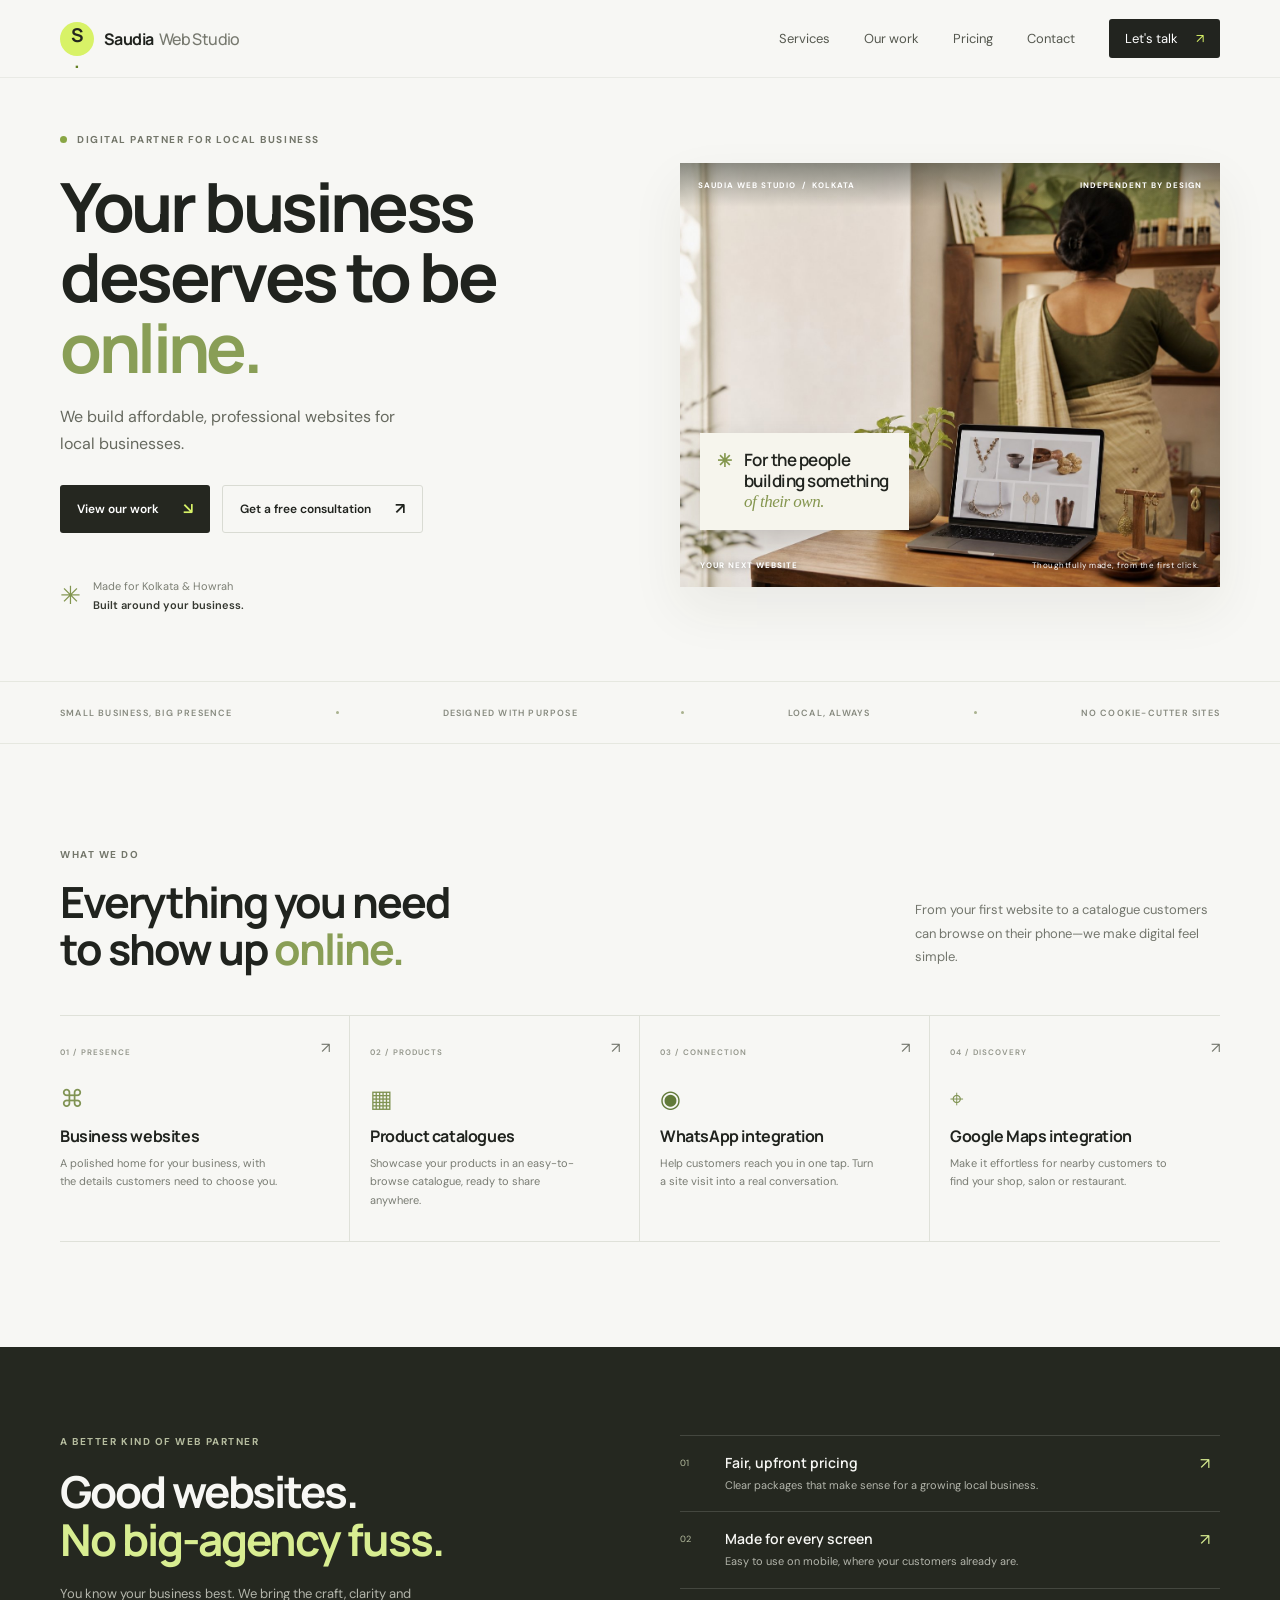
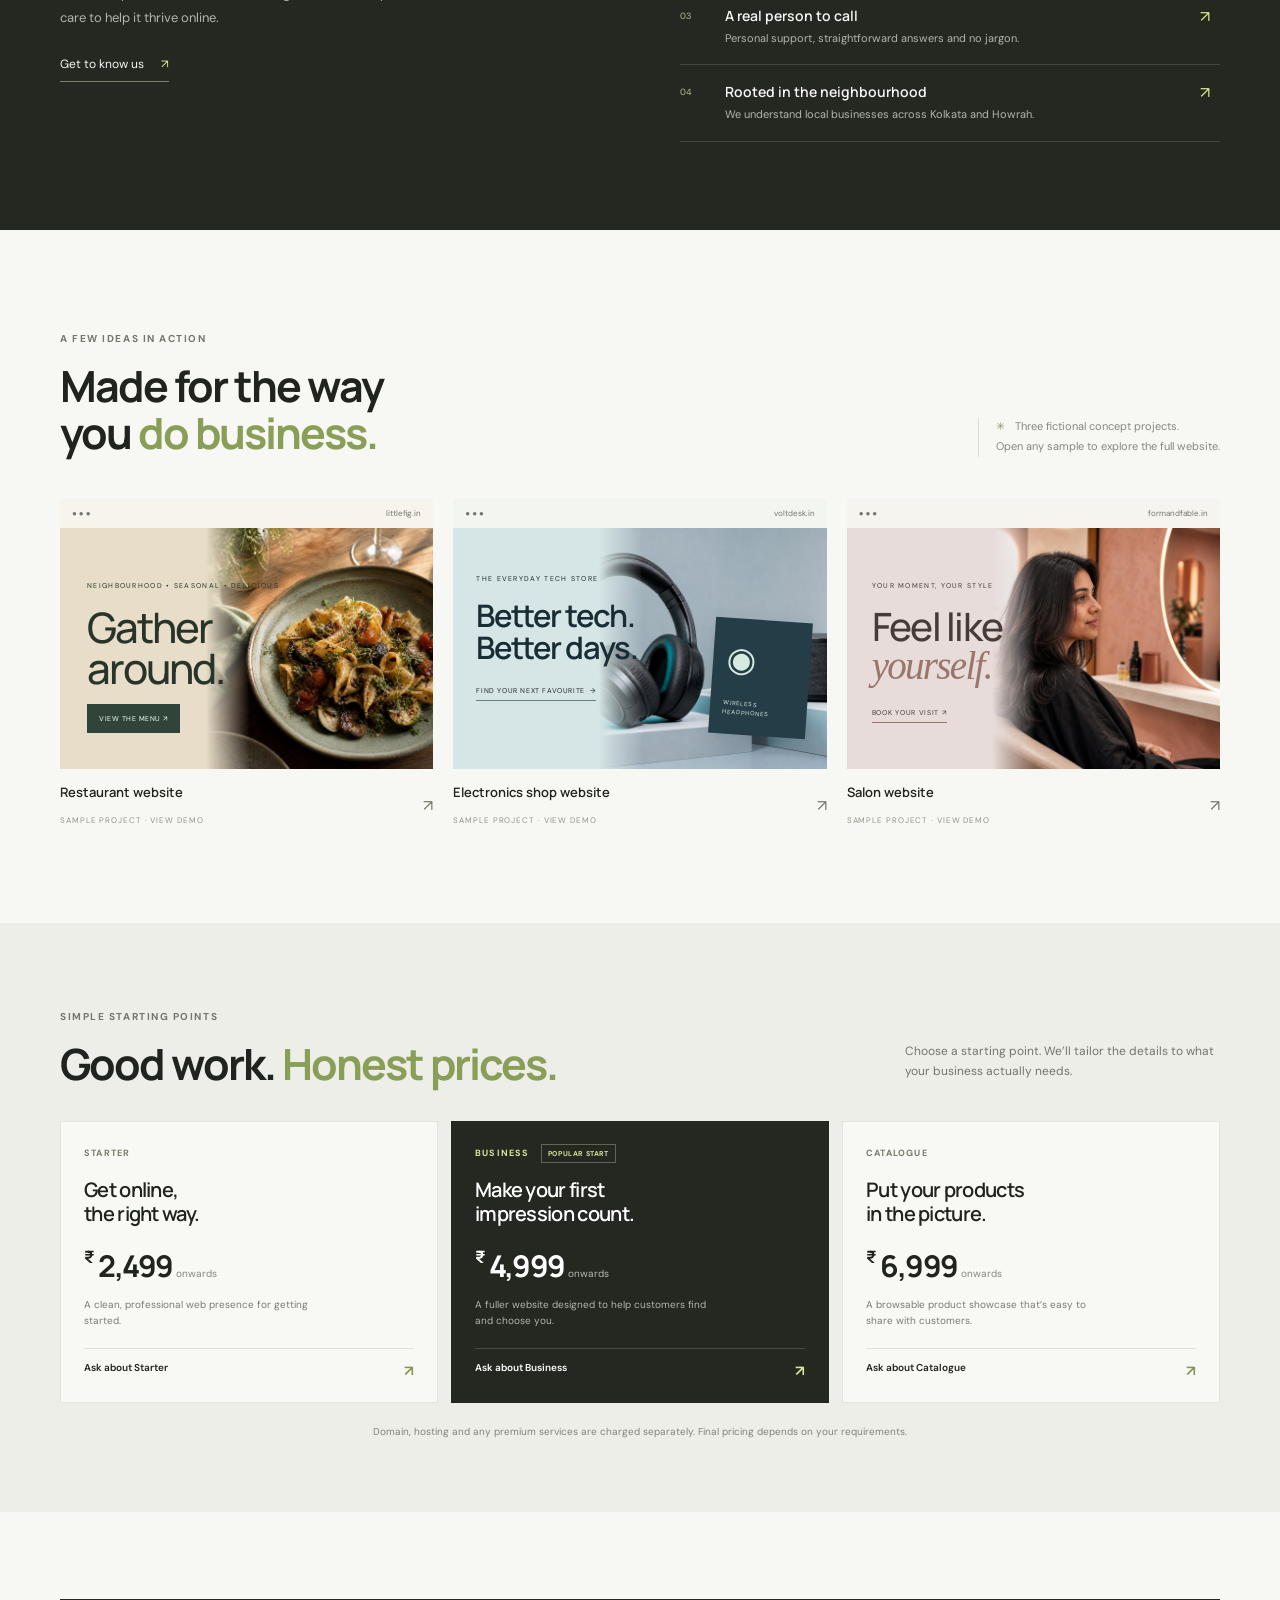
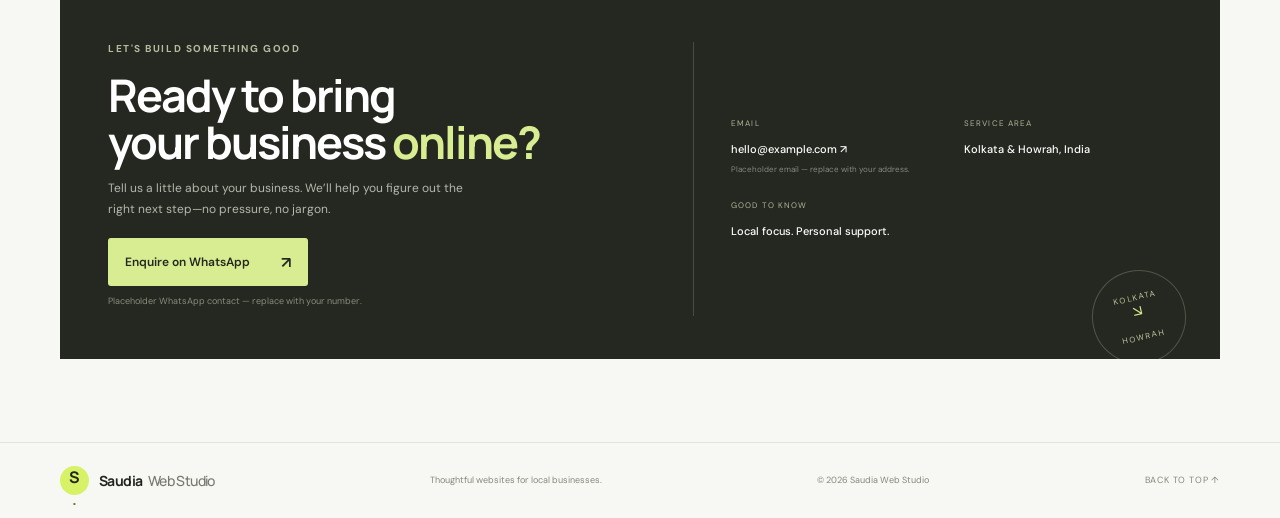
<file: index.html>
<!doctype html>
<html lang="en">
<head>
<meta charset="utf-8"><meta name="viewport" content="width=device-width, initial-scale=1">
<meta name="theme-color" content="#f7f7f4"><meta name="description" content="Saudia Web Studio builds affordable, professional websites for local businesses in Kolkata and Howrah.">
<title>Saudia Web Studio — Websites for local businesses</title>
<link rel="preconnect" href="https://fonts.googleapis.com"><link rel="preconnect" href="https://fonts.gstatic.com" crossorigin><link href="https://fonts.googleapis.com/css2?family=DM+Sans:wght@400;500;600;700&family=Manrope:wght@400;500;600;700;800&display=swap" rel="stylesheet"><link rel="stylesheet" href="styles.css">
</head>
<body>
<header class="header"><nav class="nav wrap" aria-label="Main navigation"><a class="brand" href="#home" aria-label="Saudia Web Studio home"><span class="brand-mark">S<span>.</span></span><span>Saudia<span class="brand-light"> Web Studio</span></span></a><button class="menu-toggle" aria-label="Open navigation" aria-expanded="false"><span></span><span></span></button><div class="nav-links"><a href="#services">Services</a><a href="#work">Our work</a><a href="#pricing">Pricing</a><a href="#contact">Contact</a><a class="nav-cta" href="#contact">Let's talk <span>↗</span></a></div></nav></header>
<main>
<section class="hero wrap" id="home"><div class="hero-copy"><div class="eyebrow"><i></i> DIGITAL PARTNER FOR LOCAL BUSINESS</div><h1>Your business<br>deserves to be <span>online.</span></h1><p class="hero-lead">We build affordable, professional websites for local businesses.</p><div class="hero-actions"><a class="button button-dark" href="#work">View our work <span>↘</span></a><a class="button button-line" href="#contact">Get a free consultation <span>↗</span></a></div><div class="hero-note"><span class="note-icon">✳</span><span>Made for Kolkata &amp; Howrah<br><strong>Built around your business.</strong></span></div></div>
<div class="hero-art"><img class="hero-photo" src="studio-hero.jpg" alt="A local shop owner preparing her boutique while a website is open on a laptop" width="1200" height="800" fetchpriority="high"><div class="hero-photo-top"><span>SAUDIA WEB STUDIO&nbsp; / &nbsp;KOLKATA</span><span>INDEPENDENT BY DESIGN</span></div><div class="hero-photo-note"><span class="photo-note-mark">✳</span><span>For the people<br>building something<br><em>of their own.</em></span></div><div class="hero-photo-caption"><span>YOUR NEXT WEBSITE</span><span>Thoughtfully made, from the first click.</span></div></div></section>
<div class="trust-strip"><div class="wrap strip-inner"><span>SMALL BUSINESS, BIG PRESENCE</span><i></i><span>DESIGNED WITH PURPOSE</span><i></i><span>LOCAL, ALWAYS</span><i></i><span>NO COOKIE-CUTTER SITES</span></div></div>
<section class="section wrap" id="services"><div class="section-head"><div><div class="eyebrow">WHAT WE DO</div><h2>Everything you need<br>to show up <span>online.</span></h2></div><p>From your first website to a catalogue customers can browse on their phone—we make digital feel simple.</p></div><div class="services-grid"><article class="service-card"><span class="service-number">01 / PRESENCE</span><div class="service-icon">⌘</div><h3>Business websites</h3><p>A polished home for your business, with the details customers need to choose you.</p><a href="#contact" aria-label="Ask about business websites">↗</a></article><article class="service-card"><span class="service-number">02 / PRODUCTS</span><div class="service-icon">▦</div><h3>Product catalogues</h3><p>Showcase your products in an easy-to-browse catalogue, ready to share anywhere.</p><a href="#contact" aria-label="Ask about product catalogues">↗</a></article><article class="service-card"><span class="service-number">03 / CONNECTION</span><div class="service-icon whatsapp-icon">◉</div><h3>WhatsApp integration</h3><p>Help customers reach you in one tap. Turn a site visit into a real conversation.</p><a href="#contact" aria-label="Ask about WhatsApp integration">↗</a></article><article class="service-card"><span class="service-number">04 / DISCOVERY</span><div class="service-icon">⌖</div><h3>Google Maps integration</h3><p>Make it effortless for nearby customers to find your shop, salon or restaurant.</p><a href="#contact" aria-label="Ask about Maps integration">↗</a></article></div></section>
<section class="why"><div class="wrap why-layout"><div><div class="eyebrow">A BETTER KIND OF WEB PARTNER</div><h2>Good websites.<br><span>No big-agency fuss.</span></h2><p class="why-intro">You know your business best. We bring the craft, clarity and care to help it thrive online.</p><a class="text-link" href="#contact">Get to know us <span>↗</span></a></div><div class="why-list"><article><span>01</span><div><h3>Fair, upfront pricing</h3><p>Clear packages that make sense for a growing local business.</p></div><b>↗</b></article><article><span>02</span><div><h3>Made for every screen</h3><p>Easy to use on mobile, where your customers already are.</p></div><b>↗</b></article><article><span>03</span><div><h3>A real person to call</h3><p>Personal support, straightforward answers and no jargon.</p></div><b>↗</b></article><article><span>04</span><div><h3>Rooted in the neighbourhood</h3><p>We understand local businesses across Kolkata and Howrah.</p></div><b>↗</b></article></div></div></section>
<section class="section wrap portfolio" id="work"><div class="section-head"><div><div class="eyebrow">A FEW IDEAS IN ACTION</div><h2>Made for the way<br>you <span>do business.</span></h2></div><div class="sample-note"><span>✳</span> Three fictional concept projects.<br>Open any sample to explore the full website.</div></div><div class="projects"><article class="project"><div class="project-visual restaurant"><img class="project-photo" src="demos/restaurant.jpg" alt="Restaurant concept food styling" loading="lazy" width="1000" height="700"><div class="project-browser"><span>● ● ●</span><span>littlefig.in</span></div><div class="restaurant-inner"><small>NEIGHBOURHOOD • SEASONAL • DELICIOUS</small><h3>Gather<br>around.</h3><span class="project-pill">VIEW THE MENU ↗</span></div><div class="plate">✳</div></div><div class="project-meta"><div><h3>Restaurant website</h3><span class="sample-label">SAMPLE PROJECT · VIEW DEMO</span></div><span class="project-arrow">↗</span></div><a class="project-hit" href="demos/restaurant.html" aria-label="View Restaurant website sample website"></a></article><article class="project"><div class="project-visual electronics"><img class="project-photo" src="demos/electronics.jpg" alt="Electronics product photography" loading="lazy" width="1000" height="700"><div class="project-browser"><span>● ● ●</span><span>voltdesk.in</span></div><div class="electronics-inner"><small>THE EVERYDAY TECH STORE</small><h3>Better tech.<br>Better days.</h3><div class="tech-card">◉<span>WIRELESS<br>HEADPHONES</span></div><span class="tech-link">FIND YOUR NEXT FAVOURITE&nbsp; →</span></div></div><div class="project-meta"><div><h3>Electronics shop website</h3><span class="sample-label">SAMPLE PROJECT · VIEW DEMO</span></div><span class="project-arrow">↗</span></div><a class="project-hit" href="demos/electronics.html" aria-label="View Electronics shop website sample website"></a></article><article class="project"><div class="project-visual salon"><img class="project-photo" src="demos/salon.jpg" alt="Salon editorial photography" loading="lazy" width="1000" height="700"><div class="project-browser"><span>● ● ●</span><span>formandfable.in</span></div><div class="salon-inner"><small>YOUR MOMENT, YOUR STYLE</small><h3>Feel like<br><em>yourself.</em></h3><span class="salon-cta">BOOK YOUR VISIT ↗</span></div><div class="salon-orb"></div></div><div class="project-meta"><div><h3>Salon website</h3><span class="sample-label">SAMPLE PROJECT · VIEW DEMO</span></div><span class="project-arrow">↗</span></div><a class="project-hit" href="demos/salon.html" aria-label="View Salon website sample website"></a></article></div></section>
<section class="pricing" id="pricing"><div class="wrap"><div class="pricing-head"><div><div class="eyebrow">SIMPLE STARTING POINTS</div><h2>Good work. <span>Honest prices.</span></h2></div><p>Choose a starting point. We’ll tailor the details to what your business actually needs.</p></div><div class="pricing-grid"><article class="price-card"><div class="plan-name">STARTER</div><h3>Get online,<br>the right way.</h3><div class="price"><sup>₹</sup>2,499<span> onwards</span></div><p>A clean, professional web presence for getting started.</p><a class="price-link" href="#contact">Ask about Starter <span>↗</span></a></article><article class="price-card featured"><div class="plan-name">BUSINESS <span>POPULAR START</span></div><h3>Make your first<br>impression count.</h3><div class="price"><sup>₹</sup>4,999<span> onwards</span></div><p>A fuller website designed to help customers find and choose you.</p><a class="price-link" href="#contact">Ask about Business <span>↗</span></a></article><article class="price-card"><div class="plan-name">CATALOGUE</div><h3>Put your products<br>in the picture.</h3><div class="price"><sup>₹</sup>6,999<span> onwards</span></div><p>A browsable product showcase that’s easy to share with customers.</p><a class="price-link" href="#contact">Ask about Catalogue <span>↗</span></a></article></div><p class="price-disclaimer">Domain, hosting and any premium services are charged separately. Final pricing depends on your requirements.</p></div></section>
<section class="contact wrap" id="contact"><div class="contact-card"><div class="contact-left"><div class="eyebrow">LET'S BUILD SOMETHING GOOD</div><h2>Ready to bring<br>your business <span>online?</span></h2><p>Tell us a little about your business. We’ll help you figure out the right next step—no pressure, no jargon.</p><a class="button button-light" href="https://wa.me/910000000000?text=Hi%20Saudia%20Web%20Studio%2C%20I%27m%20interested%20in%20a%20website." target="_blank" rel="noopener noreferrer">Enquire on WhatsApp <span>↗</span></a><small>Placeholder WhatsApp contact — replace with your number.</small></div><div class="contact-details"><div class="detail"><span>EMAIL</span><a href="mailto:hello@example.com">hello@example.com ↗</a><small>Placeholder email — replace with your address.</small></div><div class="detail"><span>SERVICE AREA</span><strong>Kolkata &amp; Howrah, India</strong></div><div class="detail"><span>GOOD TO KNOW</span><strong>Local focus. Personal support.</strong></div><div class="contact-stamp">KOLKATA<br><span>↘</span><br>HOWRAH</div></div></div></section>
</main><footer class="footer"><div class="wrap footer-inner"><a class="brand" href="#home"><span class="brand-mark">S<span>.</span></span><span>Saudia<span class="brand-light"> Web Studio</span></span></a><span>Thoughtful websites for local businesses.</span><span>© <span id="year"></span> Saudia Web Studio</span><a href="#home" class="back-top">BACK TO TOP ↑</a></div></footer><script src="script.js"></script>
</body></html>
</file>
<file: styles.css>
*{box-sizing:border-box}html{scroll-behavior:smooth;scroll-padding-top:82px}body{margin:0;background:#f7f7f4;color:#20231e;font-family:'DM Sans',sans-serif;-webkit-font-smoothing:antialiased}a{color:inherit;text-decoration:none}.wrap{width:min(1160px,calc(100% - 56px));margin:0 auto}.header{height:78px;border-bottom:1px solid #e9eae5;background:#f7f7f4;position:sticky;top:0;z-index:10}.nav{height:100%;display:flex;align-items:center;justify-content:space-between}.brand{display:flex;align-items:center;gap:10px;font:700 16px Manrope,sans-serif;letter-spacing:-.6px}.brand-mark{display:grid;place-items:center;background:#d8f267;width:34px;height:34px;border-radius:50%;font-size:19px;color:#23251f}.brand-mark span{color:#648023}.brand-light{font-weight:500;color:#77796f;margin-left:3px}.nav-links{display:flex;align-items:center;gap:34px;font-size:13px;color:#55584f}.nav-links a:hover{color:#111}.nav-links .nav-cta{padding:11px 16px;background:#22241f;border-radius:3px;color:white}.nav-cta span{padding-left:15px;color:#d8f267}.menu-toggle{display:none}.hero{min-height:603px;display:grid;grid-template-columns:1.04fr .96fr;align-items:center;gap:36px;padding-top:40px;padding-bottom:50px}.eyebrow{font-size:10px;letter-spacing:1.55px;font-weight:700;color:#73766a}.hero .eyebrow{display:flex;align-items:center;gap:10px}.hero .eyebrow i{width:7px;height:7px;border-radius:50%;background:#89a644}.hero h1,.section h2,.why h2,.pricing h2,.contact h2{font:700 clamp(43px,5.3vw,68px)/1.04 Manrope,sans-serif;letter-spacing:-3.4px;margin:25px 0 20px}.hero h1 span,.section h2 span,.why h2 span,.pricing h2 span,.contact h2 span{color:#899e56}.hero-lead{font-size:16px;line-height:1.7;color:#66695f;max-width:370px;margin:0}.hero-actions{display:flex;gap:12px;margin-top:28px;flex-wrap:wrap}.button{height:48px;padding:0 17px;display:inline-flex;align-items:center;justify-content:space-between;gap:24px;font-size:12px;font-weight:600;border-radius:3px;transition:transform .2s,background .2s}.button:hover{transform:translateY(-2px)}.button-dark{background:#252720;color:#fff}.button-dark span{color:#d8f267;font-size:16px}.button-line{border:1px solid #d9dbd3}.button-line span{font-size:16px}.hero-note{display:flex;align-items:center;gap:12px;margin-top:42px;font-size:11px;line-height:1.65;color:#7c7f74}.hero-note strong{color:#34372f;font-weight:600}.note-icon{font-size:25px;color:#82954f}.hero-art{height:390px;position:relative;background:#dce1ce;padding:18px 20px 13px;display:flex;flex-direction:column;justify-content:space-between;isolation:isolate}.hero-art:before{content:'';position:absolute;inset:0;background:radial-gradient(ellipse at 85% 10%,#f4edce 0 5%,transparent 5.2%),linear-gradient(135deg,#d9e0cd,#c7d0b8);z-index:-1}.art-top{height:22px;display:flex;justify-content:space-between;align-items:center;font-size:9px;color:#71776b;letter-spacing:.5px}.window-dots{display:flex;gap:4px}.window-dots b{width:5px;height:5px;border-radius:50%;background:#a2aa96}.mock-site{position:relative;margin:5px auto 0;background:#e9e7dc;width:89%;height:286px;box-shadow:0 18px 38px #47503c2b;overflow:hidden;color:#283028}.mock-nav{height:37px;padding:0 14px;border-bottom:1px solid #d8d7ca;display:flex;align-items:center;justify-content:space-between;font-size:6px;letter-spacing:.5px}.mock-nav strong{font:800 12px Manrope;letter-spacing:-.7px}.mock-nav strong span{color:#738751}.mock-reserve{background:#7f8f5e;color:white;padding:7px 8px;font-size:5px}.mock-body{padding:30px 27px}.mock-kicker{font-size:6px;letter-spacing:1.3px;color:#788063}.mock-title{font:600 27px/1.05 Manrope;letter-spacing:-1.5px;margin-top:11px}.mock-title em{font-weight:400;color:#879466}.mock-desc{font-size:7px;line-height:1.6;color:#73766c;margin-top:10px}.mock-link{font-size:6px;letter-spacing:.8px;margin-top:15px;border-bottom:1px solid #85946a;width:max-content;padding-bottom:4px}.mock-bottom{position:absolute;bottom:13px;left:27px;right:27px;display:flex;justify-content:space-between;font-size:5px;letter-spacing:.7px;color:#77796e}.art-caption{display:flex;justify-content:space-between;font-size:8px;letter-spacing:.4px;color:#68705e}.art-caption span:first-child{font-weight:700}.shape{position:absolute;z-index:-1;border:1px solid #7c8a68}.shape-one{width:46px;height:46px;border-radius:50%;right:-14px;top:80px}.shape-two{width:28px;height:28px;left:-12px;bottom:69px;transform:rotate(45deg)}.trust-strip{border-top:1px solid #e6e8e0;border-bottom:1px solid #e6e8e0}.strip-inner{height:61px;display:flex;align-items:center;justify-content:space-between;color:#86897e;font-size:9px;letter-spacing:1.2px;font-weight:600}.strip-inner i{height:3px;width:3px;border-radius:50%;background:#a9b18e}.section{padding-top:104px;padding-bottom:105px}.section-head{display:flex;align-items:flex-end;justify-content:space-between;margin-bottom:42px}.section h2,.why h2,.pricing h2{font-size:43px;letter-spacing:-2px;line-height:1.1;margin:17px 0 0}.section-head>p{max-width:305px;color:#73766d;font-size:13px;line-height:1.8;margin:0 0 4px}.services-grid{display:grid;grid-template-columns:repeat(4,1fr);border-top:1px solid #dfe1d9;border-bottom:1px solid #dfe1d9}.service-card{min-height:225px;padding:23px 20px 20px 0;position:relative;border-right:1px solid #dfe1d9}.service-card:not(:first-child){padding-left:20px}.service-card:last-child{border:0}.service-number{font-size:8px;letter-spacing:1.1px;color:#93968b;font-weight:600}.service-icon{font-size:24px;color:#809353;margin-top:23px;height:30px}.whatsapp-icon{color:#627a39}.service-card h3{font:700 16px Manrope;letter-spacing:-.4px;margin:12px 0 7px}.service-card p{font-size:11px;line-height:1.7;color:#797c73;max-width:220px;margin:0}.service-card>a{position:absolute;right:19px;top:22px;font-size:15px;color:#73766c}.service-card:last-child>a{right:0}.why{background:#252820;color:#f7f7f4;padding:88px 0}.why-layout{display:grid;grid-template-columns:1fr 1fr;gap:80px}.why .eyebrow{color:#b6bd9f}.why h2{font-size:44px;margin-top:19px}.why h2 span{color:#d8ed91}.why-intro{max-width:355px;color:#b3b5ab;font-size:13px;line-height:1.8;margin:19px 0 23px}.text-link{font-size:12px;border-bottom:1px solid #7a806c;padding-bottom:9px}.text-link span{color:#d8ed91;margin-left:14px}.why-list article{display:grid;grid-template-columns:32px 1fr 20px;gap:13px;padding:17px 0;border-bottom:1px solid #44473f}.why-list article:first-child{border-top:1px solid #44473f}.why-list article>span{font-size:9px;color:#b6bd9f;padding-top:4px}.why-list h3{font:600 14px Manrope;margin:0 0 5px}.why-list p{font-size:11px;color:#b3b5ab;margin:0;line-height:1.6}.why-list article>b{font-weight:400;color:#d8ed91}.portfolio{padding-top:102px;padding-bottom:95px}.sample-note{font-size:11px;line-height:1.8;color:#85887e;border-left:1px solid #dcdfd6;padding-left:17px}.sample-note span{color:#8a9a5e;margin-right:7px}.projects{display:grid;grid-template-columns:repeat(3,1fr);gap:20px}.project-visual{height:270px;position:relative;overflow:hidden}.project-browser{height:29px;background:#f9f8f3dd;display:flex;align-items:center;justify-content:space-between;padding:0 12px;font-size:8px;color:#73766e;position:relative;z-index:2}.restaurant{background:#e7ddc8;color:#283429}.restaurant-inner{position:absolute;left:27px;top:73px}.restaurant-inner small,.electronics-inner small,.salon-inner small{font-size:7px;letter-spacing:1.3px}.restaurant-inner h3{font:500 42px/.99 Manrope;letter-spacing:-2px;margin:14px 0}.project-pill{display:inline-block;background:#314439;color:#fff;padding:10px 12px;font-size:7px;letter-spacing:.5px}.plate{position:absolute;right:-21px;bottom:13px;width:166px;height:166px;border-radius:50%;background:radial-gradient(circle,#bd8054 0 12%,#e7cfac 13% 27%,#f4eee2 28% 38%,#d2bd9d 39% 40%,#eee7d7 41%);display:grid;place-items:center;color:#869167;font-size:30px;box-shadow:0 10px 30px #58564325}.electronics{background:#d6e5e6;color:#192d35}.electronics-inner{padding:37px 23px}.electronics-inner h3{font:600 31px/1.05 Manrope;letter-spacing:-1.3px;margin:13px 0}.tech-card{position:absolute;right:18px;top:92px;background:#253d47;color:#d6ebdf;width:97px;height:116px;padding:18px 13px;font-size:34px;display:flex;flex-direction:column;justify-content:space-between;transform:rotate(4deg);box-shadow:0 10px 24px #18323a29}.tech-card span{font-size:6px;line-height:1.4;letter-spacing:.8px}.tech-link{font-size:7px;letter-spacing:.6px;border-bottom:1px solid #65838a;padding-bottom:5px}.salon{background:#e7dcd9;color:#473b38}.salon-inner{position:absolute;top:73px;left:25px;z-index:1}.salon-inner h3{font:500 39px/.98 Manrope;letter-spacing:-1.7px;margin:14px 0}.salon-inner em{font-family:Georgia,serif;font-weight:400;color:#9a756c}.salon-cta{font-size:7px;letter-spacing:.7px;border-bottom:1px solid #9a756c;padding-bottom:5px}.salon-orb{position:absolute;right:-25px;bottom:-33px;width:170px;height:210px;border-radius:48% 48% 0 0;background:linear-gradient(150deg,#c3a394,#805f59);opacity:.8}.project-meta{display:flex;justify-content:space-between;align-items:center;padding-top:14px}.project-meta h3{font:600 13px Manrope;margin:0 0 6px}.sample-label{font-size:8px;letter-spacing:.9px;color:#929588}.project-arrow{font-size:16px;color:#74776b}.pricing{background:#edeee8;padding:87px 0 74px}.pricing-head{display:flex;align-items:flex-end;justify-content:space-between;margin-bottom:34px}.pricing h2{margin-top:17px}.pricing-head>p{font-size:12px;line-height:1.7;color:#73766d;max-width:315px;margin:0 0 5px}.pricing-grid{display:grid;grid-template-columns:repeat(3,1fr);gap:13px}.price-card{background:#f8f8f5;padding:25px 23px 21px;min-height:250px;display:flex;flex-direction:column;border:1px solid #e3e5dd}.price-card.featured{background:#252820;color:#fff;border-color:#252820}.plan-name{font-size:9px;letter-spacing:1.2px;font-weight:700;color:#777b6d}.featured .plan-name{color:#d6e998}.plan-name span{font-size:7px;letter-spacing:.6px;margin-left:8px;padding:4px 6px;border:1px solid #606653;color:#d6e998}.price-card h3{font:600 20px/1.2 Manrope;letter-spacing:-.7px;margin:19px 0}.price{font:700 30px Manrope;letter-spacing:-1.5px}.price sup{font-size:17px;vertical-align:top;margin:3px 3px 0 0;letter-spacing:0}.price span{font:400 10px 'DM Sans';letter-spacing:0;color:#85887e}.featured .price span{color:#b7baaf}.price-card>p{font-size:10px;line-height:1.6;color:#797c73;margin:11px 0 19px;max-width:245px}.featured>p{color:#b3b5ab}.price-link{border-top:1px solid #e1e3db;padding-top:12px;font-size:10px;font-weight:600;margin-top:auto;display:flex;justify-content:space-between}.featured .price-link{border-color:#484b42}.price-link span{font-size:15px;color:#85964f}.featured .price-link span{color:#d6e998}.price-disclaimer{text-align:center;color:#81847a;font-size:10px;margin:22px 0 0}.contact{padding-top:87px;padding-bottom:83px}.contact-card{background:#252820;color:#fff;min-height:360px;display:grid;grid-template-columns:1.1fr .9fr;padding:43px 48px;position:relative;overflow:hidden}.contact-left{position:relative;z-index:1}.contact .eyebrow{color:#b6bd9f}.contact h2{font-size:45px;letter-spacing:-2px;margin:17px 0 13px}.contact h2 span{color:#d8ed91}.contact-left>p{font-size:12px;line-height:1.7;color:#b5b7ad;max-width:370px;margin:0 0 19px}.button-light{background:#d8ed91;color:#252820;min-width:200px}.button-light span{font-size:16px}.contact-left>small{display:block;color:#888c7d;font-size:9px;margin-top:9px}.contact-details{border-left:1px solid #484b42;padding-left:37px;display:grid;grid-template-columns:1fr 1fr;gap:25px;align-content:center;position:relative}.detail>span{display:block;color:#aeb69b;font-size:8px;letter-spacing:1.1px;margin-bottom:9px}.detail strong,.detail a{font-size:11px;font-weight:500}.detail small{display:block;color:#85897d;font-size:8px;margin-top:6px;line-height:1.4}.contact-stamp{position:absolute;right:-14px;bottom:-48px;border:1px solid #515448;border-radius:50%;width:94px;height:94px;display:flex;align-items:center;justify-content:center;flex-direction:column;color:#bcc59f;font-size:8px;line-height:1.3;letter-spacing:1.5px;text-align:center;transform:rotate(-13deg)}.contact-stamp span{color:#d8ed91;font-size:15px}.footer{border-top:1px solid #e3e5dd}.footer-inner{min-height:75px;display:flex;align-items:center;justify-content:space-between}.footer-inner>span,.back-top{font-size:9px;color:#85887e}.back-top{letter-spacing:.8px}.footer .brand{font-size:14px}.footer .brand-mark{width:29px;height:29px;font-size:16px}
@media(max-width:850px){.wrap{width:min(100% - 42px,700px)}.hero{gap:20px;min-height:560px}.hero h1{font-size:54px}.hero-art{height:340px;padding:15px}.mock-site{height:247px}.mock-body{padding:24px 20px}.mock-title{font-size:23px}.mock-bottom{left:20px;right:20px}.section{padding-top:78px;padding-bottom:78px}.services-grid{grid-template-columns:repeat(2,1fr)}.service-card:nth-child(2){border-right:0}.service-card:nth-child(3){border-top:1px solid #dfe1d9;padding-left:0}.service-card:nth-child(4){border-top:1px solid #dfe1d9}.why-layout{gap:35px}.projects{gap:12px}.project-visual{height:225px}.restaurant-inner{left:17px}.restaurant-inner h3{font-size:34px}.plate{width:130px;height:130px}.electronics-inner{padding:30px 14px}.electronics-inner h3{font-size:26px}.tech-card{right:10px;width:80px;height:100px}.salon-inner{left:17px}.salon-inner h3{font-size:34px}.contact-card{padding:35px 29px;grid-template-columns:1fr .9fr}.contact-details{padding-left:23px}}
@media(max-width:620px){html{scroll-padding-top:65px}.wrap{width:calc(100% - 38px)}.header{height:65px}.brand{font-size:15px}.menu-toggle{display:flex;border:0;background:transparent;width:36px;height:36px;flex-direction:column;justify-content:center;gap:5px;padding:7px}.menu-toggle span{width:19px;height:1px;background:#262821}.nav-links{display:none;position:absolute;top:64px;left:0;right:0;padding:20px 19px 24px;background:#f7f7f4;border-bottom:1px solid #e3e5dd;flex-direction:column;align-items:stretch;gap:0}.nav-links.open{display:flex}.nav-links>a:not(.nav-cta){padding:13px 0;border-bottom:1px solid #e6e8e0}.nav-links .nav-cta{margin-top:14px;text-align:center}.hero{grid-template-columns:1fr;padding-top:55px;padding-bottom:48px;gap:35px}.hero h1{font-size:clamp(46px,12vw,61px);letter-spacing:-2.8px;margin-top:20px}.hero-lead{font-size:15px}.hero-actions{gap:9px}.button{padding:0 13px;gap:13px;font-size:11px}.hero-note{margin-top:25px}.hero-art{height:315px;margin:0 5px}.mock-site{height:225px;width:91%}.mock-body{padding:22px 17px}.mock-title{font-size:22px}.trust-strip{overflow:hidden}.strip-inner{width:max-content;gap:23px;height:52px;padding:0 19px}.strip-inner span{font-size:8px}.section{padding-top:69px;padding-bottom:70px}.section-head{display:block;margin-bottom:28px}.section h2,.why h2,.pricing h2{font-size:37px;letter-spacing:-1.7px}.section-head>p{margin-top:17px;font-size:12px}.services-grid{grid-template-columns:1fr 1fr}.service-card{padding:18px 12px 20px 0;min-height:215px}.service-card:not(:first-child){padding-left:12px}.service-card:nth-child(3){padding-left:0}.service-card h3{font-size:14px}.service-card p{font-size:10px}.service-card>a{right:11px;top:17px}.service-card:last-child>a{right:0}.service-number{font-size:7px}.why{padding:68px 0}.why-layout{grid-template-columns:1fr;gap:34px}.why h2{font-size:39px}.why-intro{font-size:12px;margin:16px 0}.why-list h3{font-size:13px}.portfolio{padding-top:70px;padding-bottom:70px}.sample-note{margin-top:18px;font-size:10px}.projects{grid-template-columns:1fr;gap:23px}.project-visual{height:260px}.restaurant-inner{left:25px}.restaurant-inner h3{font-size:42px}.plate{width:155px;height:155px;right:-12px}.electronics-inner{padding:38px 23px}.electronics-inner h3{font-size:31px}.tech-card{right:22px;width:92px;height:112px}.salon-inner{left:25px}.salon-inner h3{font-size:40px}.pricing{padding:67px 0 59px}.pricing-head{display:block;margin-bottom:25px}.pricing-head>p{margin-top:15px}.pricing-grid{grid-template-columns:1fr;gap:10px}.price-card{min-height:225px;padding:23px}.price-card h3{margin:14px 0}.price-disclaimer{font-size:9px;line-height:1.6}.contact{padding-top:60px;padding-bottom:59px}.contact-card{grid-template-columns:1fr;padding:31px 23px;gap:31px}.contact h2{font-size:39px}.contact-left>p{font-size:11px}.contact-details{border-left:0;border-top:1px solid #484b42;padding:24px 0 4px;gap:22px}.contact-stamp{right:-12px;bottom:-38px;width:72px;height:72px;font-size:7px}.footer-inner{padding:17px 0;min-height:90px;display:grid;grid-template-columns:1fr auto;gap:11px}.footer-inner>span{grid-column:1}.footer-inner>span:nth-of-type(2){grid-column:2;grid-row:1}.back-top{grid-column:2;grid-row:2}.footer .brand{grid-column:1;grid-row:1}.footer-inner>span:first-of-type{grid-row:2}.footer-inner>span:nth-of-type(2){font-size:8px}}
@media(prefers-reduced-motion:reduce){html{scroll-behavior:auto}*,*:before,*:after{transition:none!important}}
.project{position:relative}.project-hit{position:absolute;inset:0;z-index:1}.project-hit:focus-visible{outline:3px solid #899e56;outline-offset:4px}.project{transition:transform .2s ease}.project:hover{transform:translateY(-3px)}
.project-visual{isolation:isolate}.project-photo{position:absolute;right:0;top:29px;width:48%;height:calc(100% - 29px);object-fit:cover;z-index:0;mask-image:linear-gradient(90deg,transparent 0%,#000 24%)}.restaurant-inner,.electronics-inner,.salon-inner{z-index:1}.restaurant-inner{max-width:60%}.electronics-inner{position:relative;z-index:1}.tech-card{z-index:2}.salon-inner{max-width:60%}.plate,.salon-orb{display:none}
/* Editorial polish: original studio photography and a more deliberate portfolio. */
.hero-art{height:424px;padding:0;display:block;background:#d6ddc7;overflow:hidden;box-shadow:0 22px 50px #33351f12}.hero-art:before{display:none}.hero-photo{position:absolute;inset:0;width:100%;height:100%;object-fit:cover;object-position:58% center}.hero-photo-top{position:absolute;top:0;left:0;right:0;padding:17px 18px;display:flex;justify-content:space-between;color:white;font-size:8px;letter-spacing:1px;font-weight:700;background:linear-gradient(#17201970,transparent)}.hero-photo-note{position:absolute;left:20px;bottom:57px;background:#f6f5ed;padding:17px 20px 17px 17px;display:flex;align-items:flex-start;gap:12px;box-shadow:0 12px 28px #20241b29;font:600 17px/1.2 Manrope;letter-spacing:-.5px}.photo-note-mark{color:#83964d;font-size:18px}.hero-photo-note em{font-family:Georgia,serif;color:#85964f;font-weight:400}.hero-photo-caption{position:absolute;left:20px;right:20px;bottom:17px;display:flex;justify-content:space-between;color:#fff;text-shadow:0 1px 6px #0008;font-size:8px;letter-spacing:.5px}.hero-photo-caption span:first-child{font-weight:700;letter-spacing:1px}.project-photo{width:61%;mask-image:linear-gradient(90deg,transparent 0%,#000 19%);transition:transform .5s ease}.project:hover .project-photo{transform:scale(1.035)}.sample-note{max-width:310px}.project-meta{min-height:54px}.project-arrow{transition:transform .2s}.project:hover .project-arrow{transform:translate(3px,-3px)}
@media(max-width:850px){.hero-art{height:365px}}
@media(max-width:620px){.hero-art{height:300px;margin:0}.hero-photo{object-position:62% center}.hero-photo-note{left:12px;bottom:48px;padding:12px 14px;font-size:14px}.hero-photo-top{padding:12px;font-size:7px}.hero-photo-caption{left:12px;right:12px;bottom:12px;font-size:7px}.project-photo{width:58%}}
</file>
